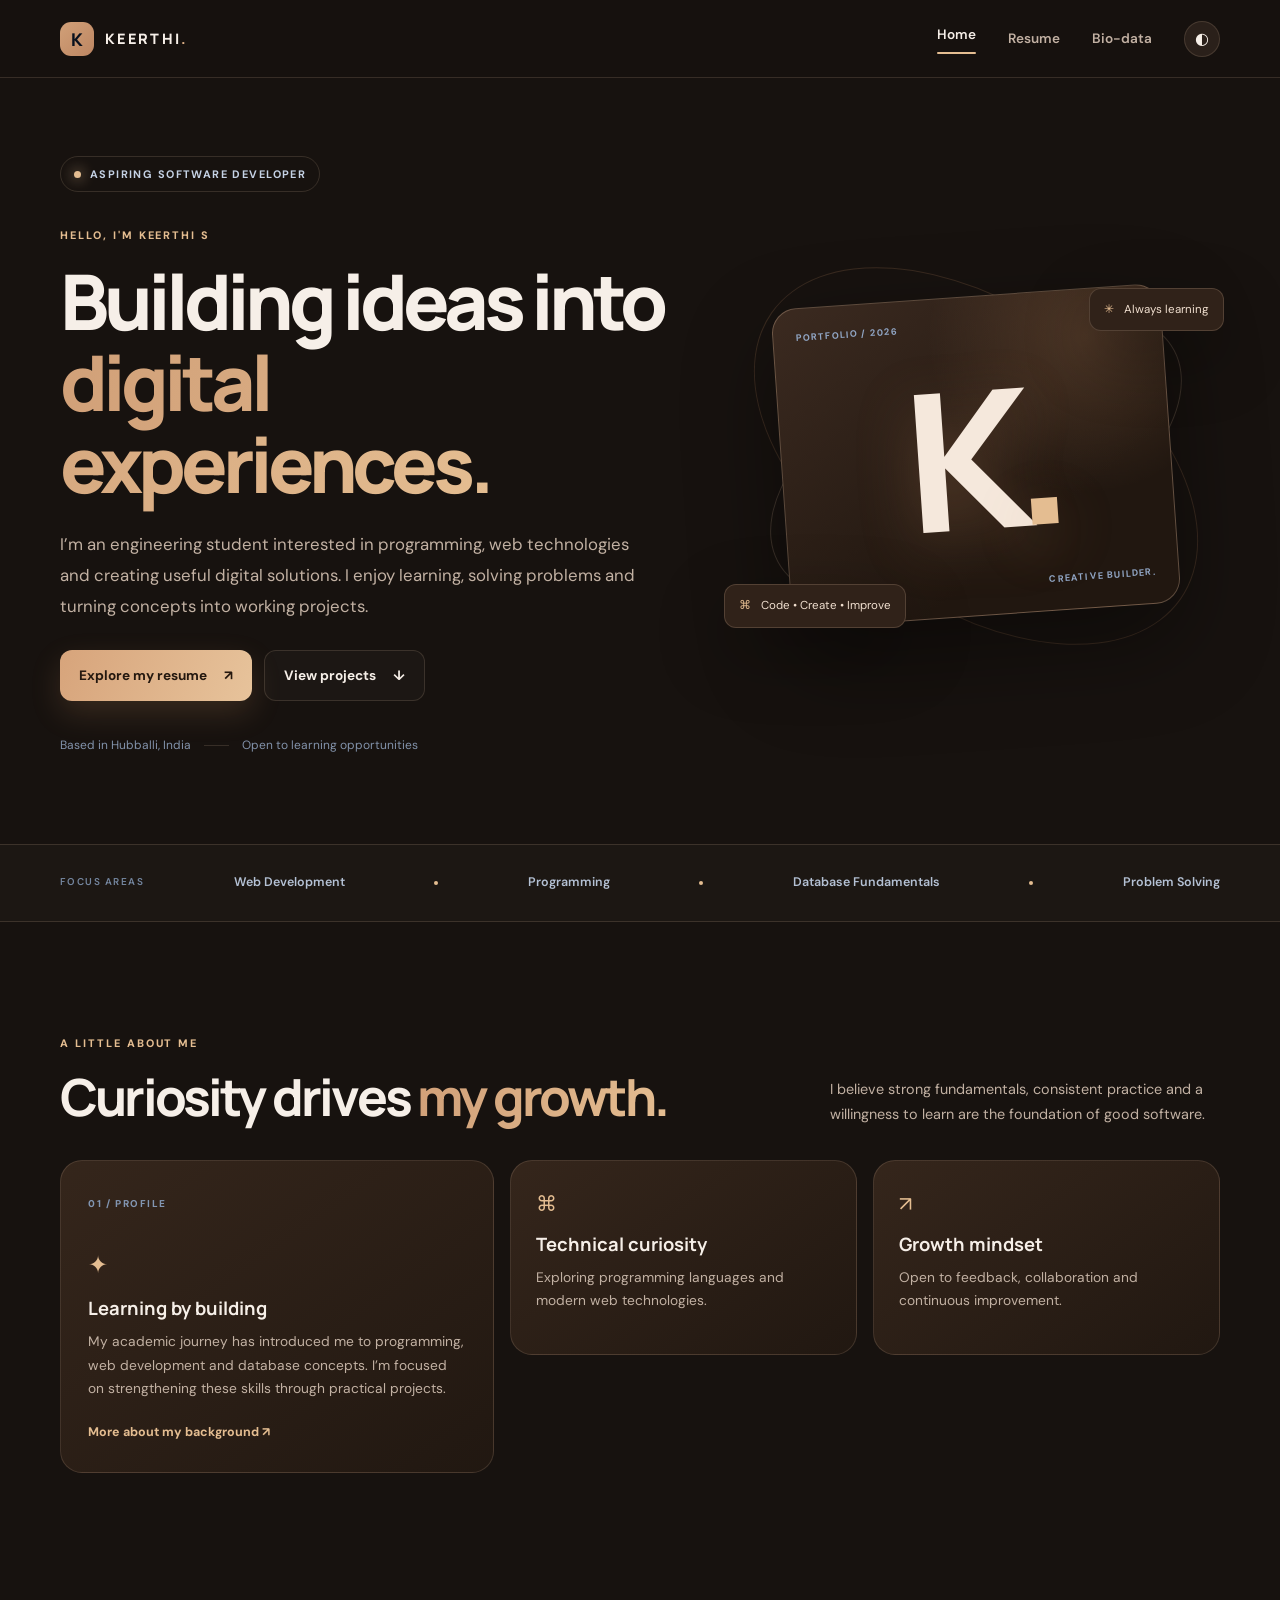
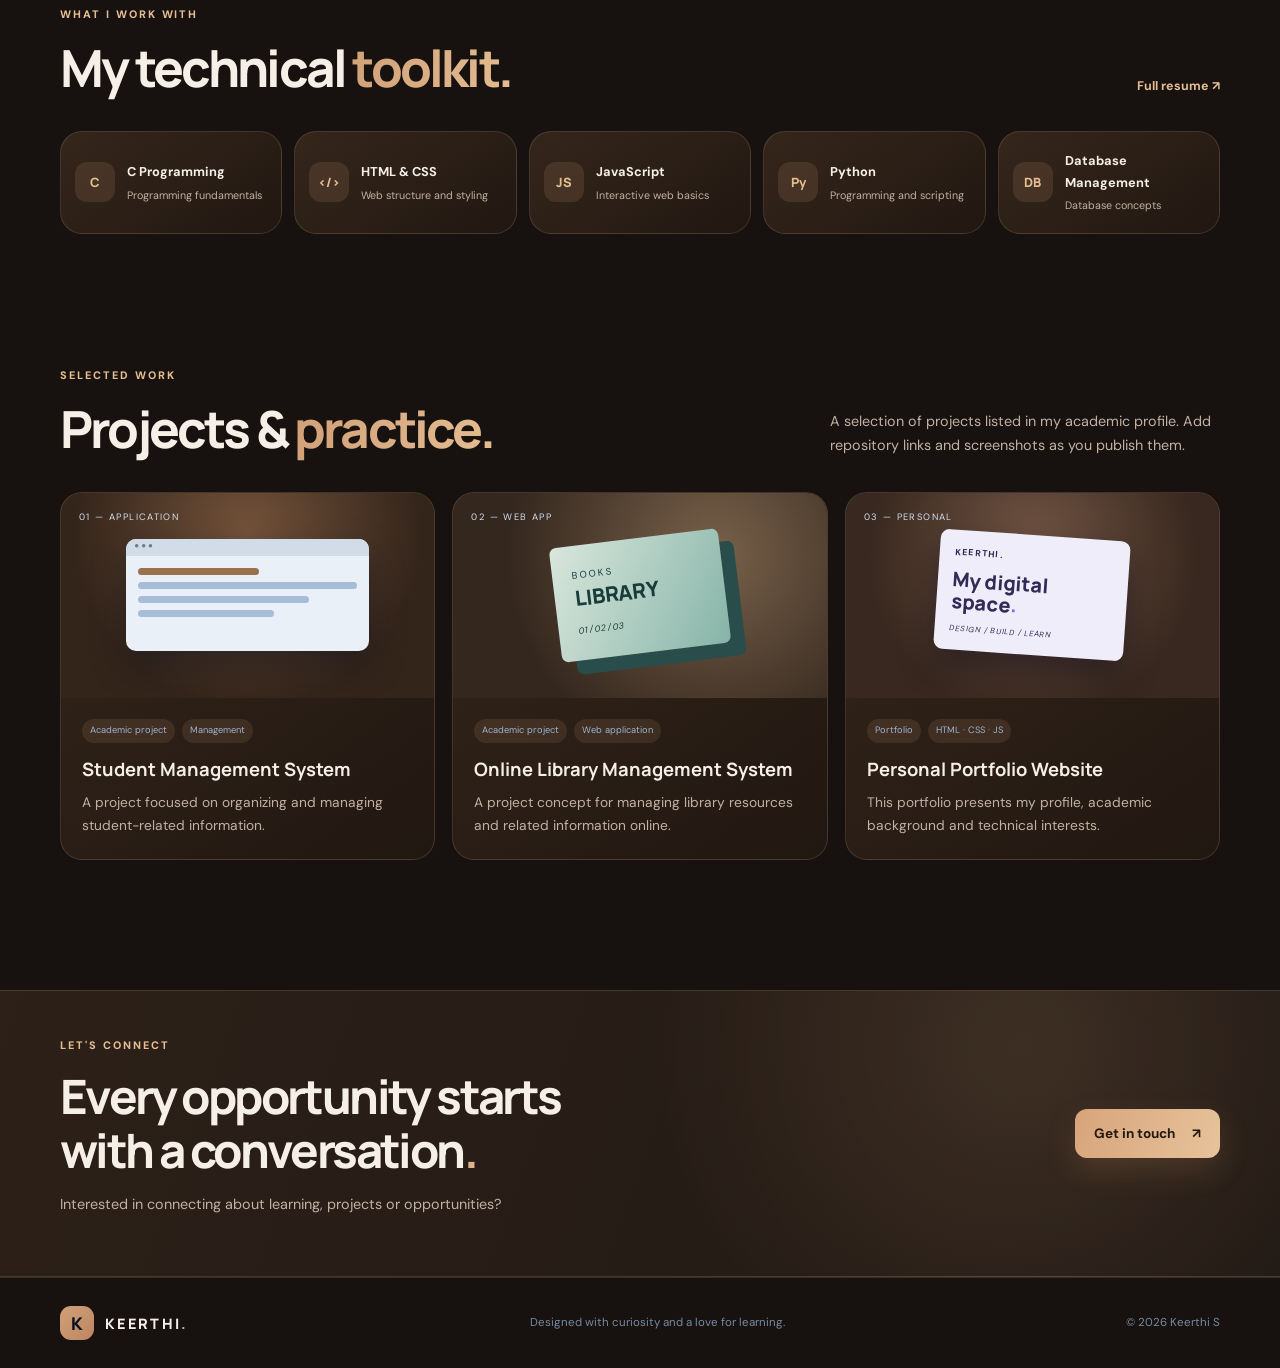
<file: index.html>
<!DOCTYPE html>
<html lang="en">
<head>
  <meta charset="UTF-8"><meta name="viewport" content="width=device-width, initial-scale=1.0">
  <meta name="description" content="Keerthi S — aspiring software developer. Explore my skills, education and projects.">
  <title>Keerthi S | Developer Portfolio</title>
  <link rel="preconnect" href="https://fonts.googleapis.com"><link rel="preconnect" href="https://fonts.gstatic.com" crossorigin>
  <link href="https://fonts.googleapis.com/css2?family=DM+Sans:wght@400;500;600;700&family=Manrope:wght@400;500;600;700;800&display=swap" rel="stylesheet">
  <link rel="stylesheet" href="style.css">
</head>
<body>
  <header class="site-header">
    <a class="brand" href="index.html"><span class="brand-mark">K</span><span>KEERTHI<span class="brand-dot">.</span></span></a>
    <button class="menu-toggle" aria-label="Open navigation" aria-expanded="false"><span></span><span></span></button>
    <nav class="nav-links" aria-label="Main navigation">
      <a class="active" href="index.html">Home</a><a href="resume.html">Resume</a><a href="biodata.html">Bio-data</a>
      <button class="theme-toggle" type="button" aria-label="Toggle color theme">◐</button>
    </nav>
  </header>
  <main>
    <section class="hero section-shell">
      <div class="hero-copy">
        <div class="eyebrow"><span class="status-dot"></span> ASPIRING SOFTWARE DEVELOPER</div>
        <p class="kicker">HELLO, I'M KEERTHI S</p>
        <h1>Building ideas into <span class="gradient-text">digital experiences.</span></h1>
        <p class="hero-lede">I’m an engineering student interested in programming, web technologies and creating useful digital solutions. I enjoy learning, solving problems and turning concepts into working projects.</p>
        <div class="hero-actions"><a class="button button-primary" href="resume.html">Explore my resume <span>↗</span></a><a class="button button-quiet" href="#projects">View projects <span>↓</span></a></div>
        <div class="hero-meta"><span>Based in Hubballi, India</span><span class="meta-line"></span><span>Open to learning opportunities</span></div>
      </div>
      <div class="hero-visual" aria-label="Portfolio monogram illustration">
        <div class="orbit orbit-one"></div><div class="orbit orbit-two"></div>
        <div class="visual-card">
          <div class="visual-top"><span>PORTFOLIO / 2026</span><span class="visual-dots">● ● ●</span></div>
          <div class="monogram">K<span>.</span></div>
          <div class="visual-bottom"><span>CURIOUS MIND.</span><span>CREATIVE BUILDER.</span></div>
        </div>
        <div class="float-chip chip-top"><span class="chip-icon">✳</span> Always learning</div>
        <div class="float-chip chip-bottom"><span class="chip-icon">⌘</span> Code • Create • Improve</div>
      </div>
    </section>
    <section class="intro-strip"><div class="section-shell strip-inner"><span class="strip-label">FOCUS AREAS</span><span>Web Development</span><i></i><span>Programming</span><i></i><span>Database Fundamentals</span><i></i><span>Problem Solving</span></div></section>
    <section class="content-section section-shell" id="about">
      <div class="section-heading"><div><p class="kicker">A LITTLE ABOUT ME</p><h2>Curiosity drives <span class="gradient-text">my growth.</span></h2></div><p class="section-note">I believe strong fundamentals, consistent practice and a willingness to learn are the foundation of good software.</p></div>
      <div class="about-grid">
        <article class="feature-card about-main"><span class="card-index">01 / PROFILE</span><div class="feature-icon">✦</div><h3>Learning by building</h3><p>My academic journey has introduced me to programming, web development and database concepts. I’m focused on strengthening these skills through practical projects.</p><a class="text-link" href="resume.html">More about my background ↗</a></article>
        <article class="mini-card"><span class="mini-icon">⌘</span><h3>Technical curiosity</h3><p>Exploring programming languages and modern web technologies.</p></article>
        <article class="mini-card"><span class="mini-icon">↗</span><h3>Growth mindset</h3><p>Open to feedback, collaboration and continuous improvement.</p></article>
      </div>
    </section>
    <section class="content-section section-shell" id="skills">
      <div class="section-heading"><div><p class="kicker">WHAT I WORK WITH</p><h2>My technical <span class="gradient-text">toolkit.</span></h2></div><a class="text-link" href="resume.html">Full resume ↗</a></div>
      <div class="skills-grid">
        <div class="skill-tile"><span class="skill-symbol">C</span><div><h3>C Programming</h3><p>Programming fundamentals</p></div></div>
        <div class="skill-tile"><span class="skill-symbol">&lt;/&gt;</span><div><h3>HTML & CSS</h3><p>Web structure and styling</p></div></div>
        <div class="skill-tile"><span class="skill-symbol">JS</span><div><h3>JavaScript</h3><p>Interactive web basics</p></div></div>
        <div class="skill-tile"><span class="skill-symbol">Py</span><div><h3>Python</h3><p>Programming and scripting</p></div></div>
        <div class="skill-tile"><span class="skill-symbol">DB</span><div><h3>Database Management</h3><p>Database concepts</p></div></div>
      </div>
    </section>
    <section class="content-section section-shell" id="projects">
      <div class="section-heading"><div><p class="kicker">SELECTED WORK</p><h2>Projects & <span class="gradient-text">practice.</span></h2></div><p class="section-note">A selection of projects listed in my academic profile. Add repository links and screenshots as you publish them.</p></div>
      <div class="projects-grid">
        <article class="project-card"><div class="project-art art-one"><span class="art-label">01 — APPLICATION</span><div class="art-window"><div class="window-bar">● ● ●</div><div class="window-lines"><b></b><i></i><i></i><i></i></div></div></div><div class="project-info"><div class="project-tags"><span>Academic project</span><span>Management</span></div><h3>Student Management System</h3><p>A project focused on organizing and managing student-related information.</p></div></article>
        <article class="project-card"><div class="project-art art-two"><span class="art-label">02 — WEB APP</span><div class="book-stack"><span>BOOKS</span><b>LIBRARY</b><i>01 / 02 / 03</i></div></div><div class="project-info"><div class="project-tags"><span>Academic project</span><span>Web application</span></div><h3>Online Library Management System</h3><p>A project concept for managing library resources and related information online.</p></div></article>
        <article class="project-card"><div class="project-art art-three"><span class="art-label">03 — PERSONAL</span><div class="browser-card"><span>KEERTHI.</span><b>My digital<br>space<span>.</span></b><i>DESIGN / BUILD / LEARN</i></div></div><div class="project-info"><div class="project-tags"><span>Portfolio</span><span>HTML · CSS · JS</span></div><h3>Personal Portfolio Website</h3><p>This portfolio presents my profile, academic background and technical interests.</p></div></article>
      </div>
    </section>
    <section class="cta-section"><div class="section-shell cta-inner"><div><p class="kicker">LET'S CONNECT</p><h2>Every opportunity starts<br>with a conversation<span class="gradient-text">.</span></h2><p>Interested in connecting about learning, projects or opportunities?</p></div><a class="button button-primary" href="mailto:keerthis@gmail.com">Get in touch <span>↗</span></a></div></section>
  </main>
  <footer class="site-footer"><div class="section-shell footer-inner"><a class="brand" href="index.html"><span class="brand-mark">K</span><span>KEERTHI<span class="brand-dot">.</span></span></a><p>Designed with curiosity and a love for learning.</p><span>© 2026 Keerthi S</span></div></footer>
  <script src="script.js"></script>
</body></html>
</file>
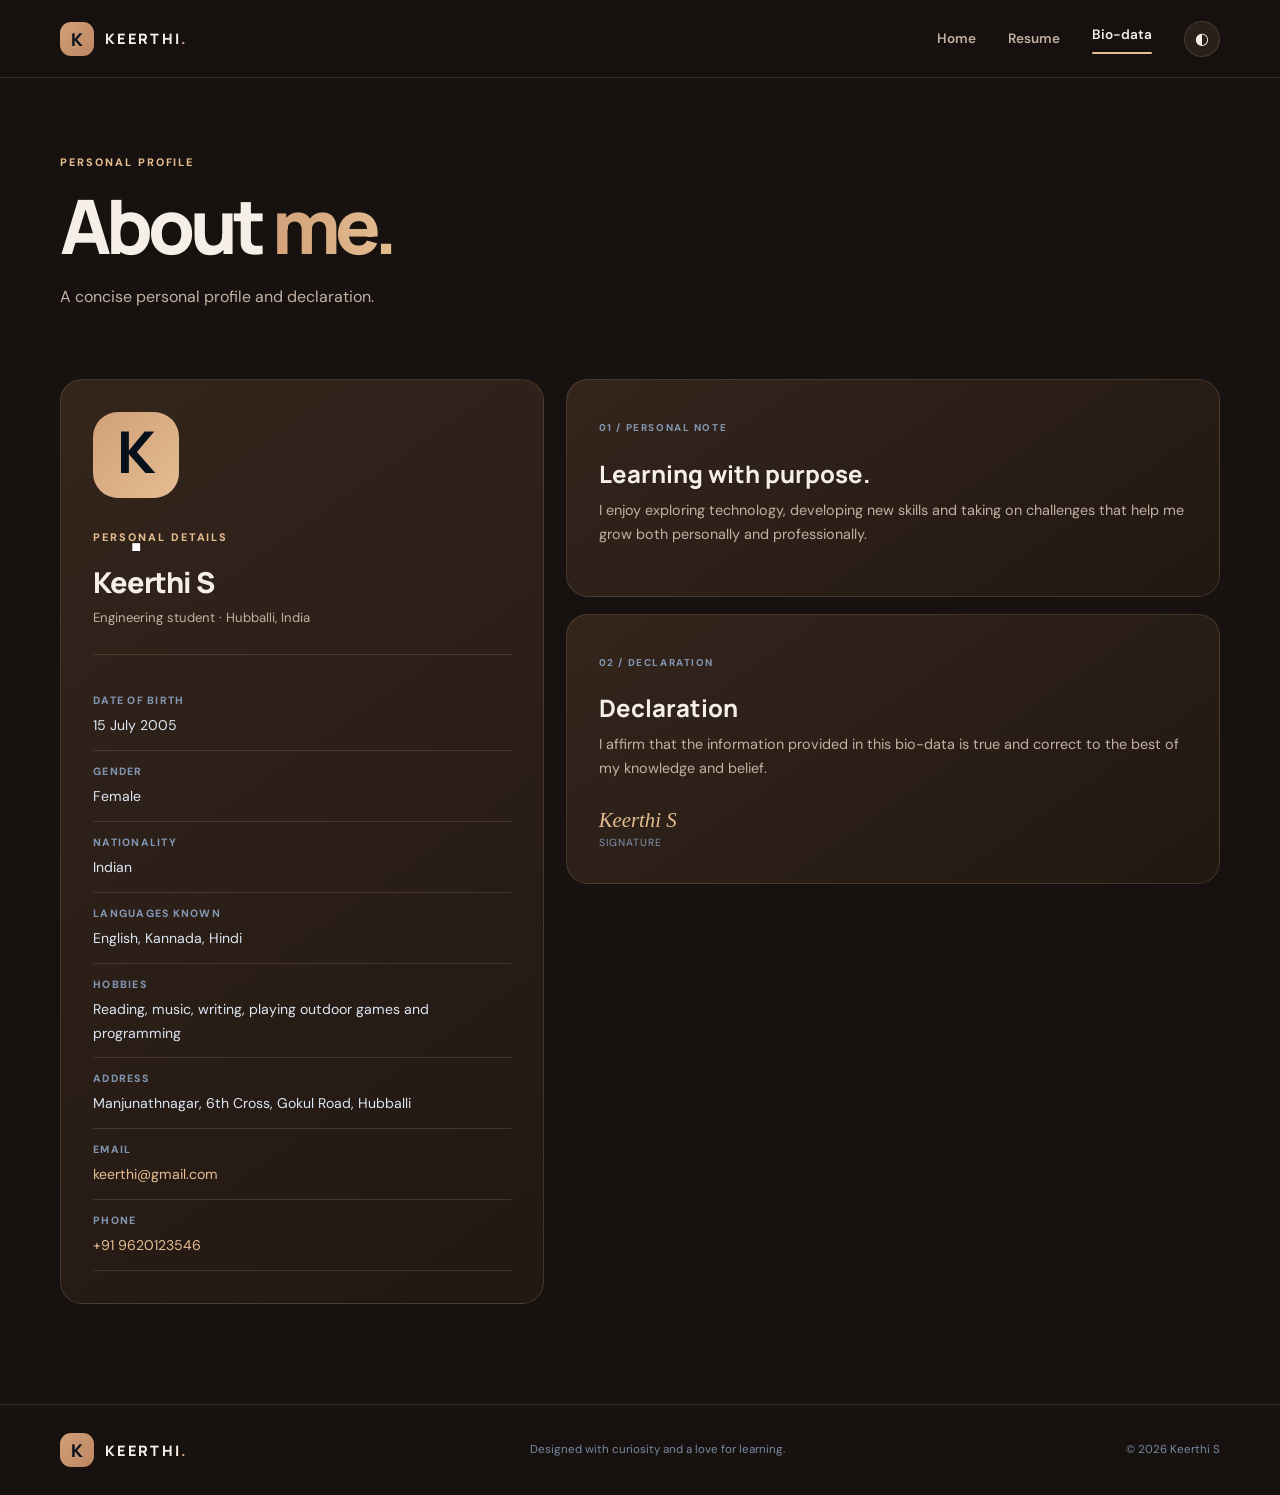
<file: biodata.html>
<!DOCTYPE html>
<html lang="en"><head><meta charset="UTF-8"><meta name="viewport" content="width=device-width, initial-scale=1.0"><title>Bio-data | Keerthi S</title><link rel="preconnect" href="https://fonts.googleapis.com"><link rel="preconnect" href="https://fonts.gstatic.com" crossorigin><link href="https://fonts.googleapis.com/css2?family=DM+Sans:wght@400;500;600;700&family=Manrope:wght@400;500;600;700;800&display=swap" rel="stylesheet"><link rel="stylesheet" href="style.css"></head>
<body><header class="site-header"><a class="brand" href="index.html"><span class="brand-mark">K</span><span>KEERTHI<span class="brand-dot">.</span></span></a><button class="menu-toggle" aria-label="Open navigation" aria-expanded="false"><span></span><span></span></button><nav class="nav-links" aria-label="Main navigation"><a href="index.html">Home</a><a href="resume.html">Resume</a><a class="active" href="biodata.html">Bio-data</a><button class="theme-toggle" type="button" aria-label="Toggle color theme">◐</button></nav></header>
<main><section class="page-hero section-shell"><p class="kicker">PERSONAL PROFILE</p><h1>About <span class="gradient-text">me.</span></h1><p>A concise personal profile and declaration.</p></section>
<section class="bio-layout section-shell"><div class="bio-card"><div class="bio-avatar">K<span>.</span></div><p class="kicker">PERSONAL DETAILS</p><h2>Keerthi S</h2><p class="bio-subtitle">Engineering student · Hubballi, India</p><div class="bio-divider"></div><dl class="bio-details"><div><dt>Date of birth</dt><dd>15 July 2005</dd></div>
<div><dt>Gender</dt><dd>Female</dd></div>
<div><dt>Nationality</dt><dd>Indian</dd></div>
<div><dt>Languages known</dt><dd>English, Kannada, Hindi</dd></div>
<div><dt>Hobbies</dt><dd>Reading, music, writing, playing outdoor games and programming</dd></div>
<div><dt>Address</dt><dd>Manjunathnagar, 6th Cross, Gokul Road, Hubballi</dd></div>
<div><dt>Email</dt><dd><a href="mailto:keerthi@gmail.com">keerthi@gmail.com</a></dd></div>
<div><dt>Phone</dt><dd><a href="tel:+919620123546">+91 9620123546</a></dd></div></dl></div>
<div class="bio-side"><article class="feature-card"><span class="card-index">01 / PERSONAL NOTE</span><h3>Learning with purpose.</h3><p>I enjoy exploring technology, developing new skills and taking on challenges that help me grow both personally and professionally.</p></article><article class="feature-card declaration-card"><span class="card-index">02 / DECLARATION</span><h3>Declaration</h3><p>I affirm that the information provided in this bio-data is true and correct to the best of my knowledge and belief.</p><div class="signature"><span>Keerthi S</span><small>Signature</small></div></article></div></section></main>
<footer class="site-footer"><div class="section-shell footer-inner"><a class="brand" href="index.html"><span class="brand-mark">K</span><span>KEERTHI<span class="brand-dot">.</span></span></a><p>Designed with curiosity and a love for learning.</p><span>© 2026 Keerthi S</span></div></footer><script src="script.js"></script></body></html>
</file>
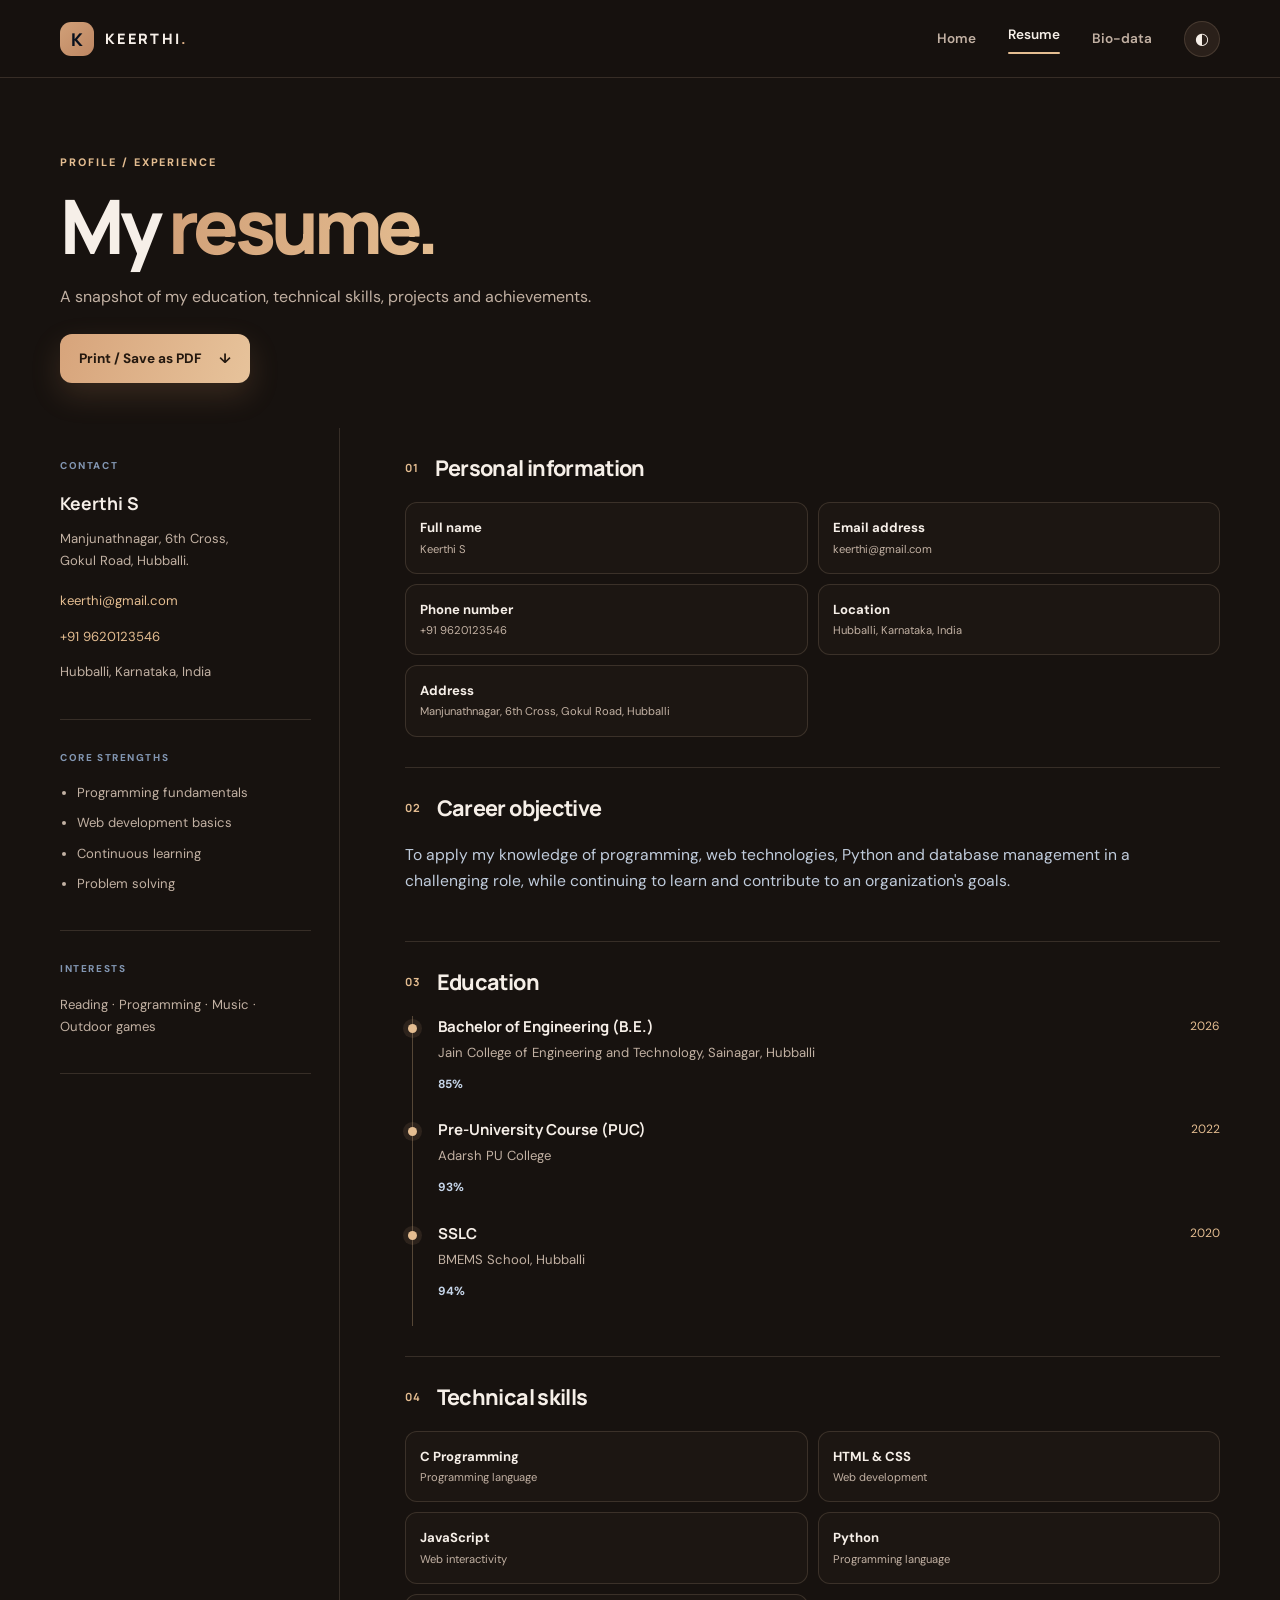
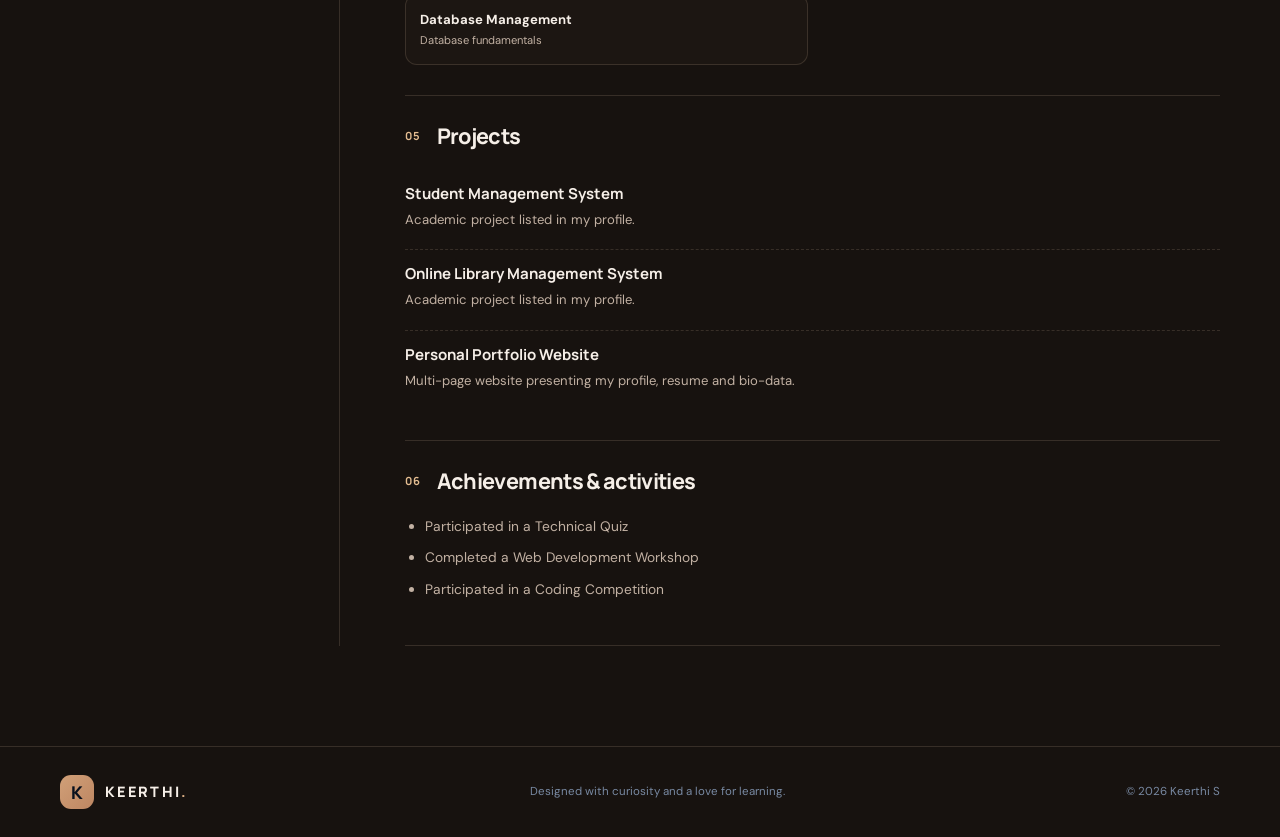
<file: resume.html>
<!DOCTYPE html>
<html lang="en"><head><meta charset="UTF-8"><meta name="viewport" content="width=device-width, initial-scale=1.0"><title>Resume | Keerthi S</title><link rel="preconnect" href="https://fonts.googleapis.com"><link rel="preconnect" href="https://fonts.gstatic.com" crossorigin><link href="https://fonts.googleapis.com/css2?family=DM+Sans:wght@400;500;600;700&family=Manrope:wght@400;500;600;700;800&display=swap" rel="stylesheet"><link rel="stylesheet" href="style.css"></head>
<body><header class="site-header"><a class="brand" href="index.html"><span class="brand-mark">K</span><span>KEERTHI<span class="brand-dot">.</span></span></a><button class="menu-toggle" aria-label="Open navigation" aria-expanded="false"><span></span><span></span></button><nav class="nav-links" aria-label="Main navigation"><a href="index.html">Home</a><a class="active" href="resume.html">Resume</a><a href="biodata.html">Bio-data</a><button class="theme-toggle" type="button" aria-label="Toggle color theme">◐</button></nav></header>
<main><section class="page-hero section-shell"><p class="kicker">PROFILE / EXPERIENCE</p><h1>My <span class="gradient-text">resume.</span></h1><p>A snapshot of my education, technical skills, projects and achievements.</p><div class="page-actions"><button class="button button-primary" onclick="window.print()">Print / Save as PDF <span>↓</span></button></div></section>
<div class="resume-layout section-shell"><aside class="resume-sidebar"><div class="sidebar-block"><span class="side-label">CONTACT</span><h3>Keerthi S</h3><p>Manjunathnagar, 6th Cross,<br>Gokul Road, Hubballi.</p><a href="mailto:keerthi@gmail.com">keerthi@gmail.com</a><p><a href="tel:+919620123546">+91 9620123546</a></p><p>Hubballi, Karnataka, India</p></div><div class="sidebar-block"><span class="side-label">CORE STRENGTHS</span><ul class="clean-list"><li>Programming fundamentals</li><li>Web development basics</li><li>Continuous learning</li><li>Problem solving</li></ul></div><div class="sidebar-block"><span class="side-label">INTERESTS</span><p>Reading · Programming · Music · Outdoor games</p></div></aside>
<div class="resume-main"><section class="resume-block"><div class="block-heading"><span>01</span><h2>Personal information</h2></div><div class="resume-skills"><div><b>Full name</b><span>Keerthi S</span></div><div><b>Email address</b><span>keerthi@gmail.com</span></div><div><b>Phone number</b><span>+91 9620123546</span></div><div><b>Location</b><span>Hubballi, Karnataka, India</span></div><div><b>Address</b><span>Manjunathnagar, 6th Cross, Gokul Road, Hubballi</span></div></div></section><section class="resume-block"><div class="block-heading"><span>02</span><h2>Career objective</h2></div><p class="lead-copy">To apply my knowledge of programming, web technologies, Python and database management in a challenging role, while continuing to learn and contribute to an organization's goals.</p></section>
<section class="resume-block"><div class="block-heading"><span>03</span><h2>Education</h2></div><div class="timeline">
<article class="timeline-item"><span class="timeline-dot"></span><div class="timeline-top"><h3>Bachelor of Engineering (B.E.)</h3><span>2026</span></div><p>Jain College of Engineering and Technology, Sainagar, Hubballi</p><strong>85%</strong></article>
<article class="timeline-item"><span class="timeline-dot"></span><div class="timeline-top"><h3>Pre-University Course (PUC)</h3><span>2022</span></div><p>Adarsh PU College</p><strong>93%</strong></article>
<article class="timeline-item"><span class="timeline-dot"></span><div class="timeline-top"><h3>SSLC</h3><span>2020</span></div><p>BMEMS School, Hubballi</p><strong>94%</strong></article></div></section>
<section class="resume-block"><div class="block-heading"><span>04</span><h2>Technical skills</h2></div><div class="resume-skills"><div><b>C Programming</b><span>Programming language</span></div><div><b>HTML & CSS</b><span>Web development</span></div><div><b>JavaScript</b><span>Web interactivity</span></div><div><b>Python</b><span>Programming language</span></div><div><b>Database Management</b><span>Database fundamentals</span></div></div></section>
<section class="resume-block"><div class="block-heading"><span>05</span><h2>Projects</h2></div><div class="resume-project"><h3>Student Management System</h3><p>Academic project listed in my profile.</p></div><div class="resume-project"><h3>Online Library Management System</h3><p>Academic project listed in my profile.</p></div><div class="resume-project"><h3>Personal Portfolio Website</h3><p>Multi-page website presenting my profile, resume and bio-data.</p></div></section>
<section class="resume-block"><div class="block-heading"><span>06</span><h2>Achievements & activities</h2></div><ul class="achievement-list"><li>Participated in a Technical Quiz</li><li>Completed a Web Development Workshop</li><li>Participated in a Coding Competition</li></ul></section></div></div></main>
<footer class="site-footer"><div class="section-shell footer-inner"><a class="brand" href="index.html"><span class="brand-mark">K</span><span>KEERTHI<span class="brand-dot">.</span></span></a><p>Designed with curiosity and a love for learning.</p><span>© 2026 Keerthi S</span></div></footer><script src="script.js"></script></body></html>
</file>
<file: style.css>
/* KEERTHI S — career portfolio design system */
:root{--bg:#080d18;--bg-soft:#0d1525;--panel:#111c30;--panel-2:#14223a;--text:#f3f6fc;--muted:#9aa9bf;--line:rgba(167,190,225,.14);--blue:#6ea8ff;--cyan:#73e0d0;--accent:#9d8cff;--shadow:0 24px 70px rgba(0,0,0,.24);--radius:22px}
*{box-sizing:border-box}html{scroll-behavior:smooth;scroll-padding-top:90px}body{margin:0;background:var(--bg);color:var(--text);font-family:"DM Sans",sans-serif;line-height:1.7;transition:background .25s,color .25s}a{color:inherit;text-decoration:none}button{font:inherit}.section-shell{width:min(1160px,calc(100% - 48px));margin-inline:auto}.site-header{height:78px;padding:0 max(24px,calc((100vw - 1160px)/2));display:flex;align-items:center;justify-content:space-between;border-bottom:1px solid var(--line);background:rgba(8,13,24,.84);backdrop-filter:blur(18px);position:sticky;top:0;z-index:20}.brand{display:flex;align-items:center;gap:11px;font:800 .9rem Manrope,sans-serif;letter-spacing:.16em}.brand-mark{width:34px;height:34px;border-radius:11px;background:linear-gradient(135deg,var(--blue),var(--accent));display:grid;place-items:center;color:#08101d;font-size:1.1rem;letter-spacing:0}.brand-dot,.gradient-text{background:linear-gradient(100deg,var(--blue),var(--cyan));-webkit-background-clip:text;background-clip:text;color:transparent}.nav-links{display:flex;align-items:center;gap:32px}.nav-links>a{font-size:.85rem;color:var(--muted);font-weight:600;transition:color .2s}.nav-links>a:hover,.nav-links>a.active{color:var(--text)}.nav-links>a.active:after{content:"";display:block;height:2px;background:var(--cyan);margin-top:5px;border-radius:2px}.theme-toggle{width:36px;height:36px;border:1px solid var(--line);border-radius:50%;background:var(--panel);color:var(--text);cursor:pointer}.menu-toggle{display:none;background:none;border:0;color:var(--text)}
.hero{min-height:650px;display:grid;grid-template-columns:1.12fr .88fr;align-items:center;gap:50px;padding-top:78px;padding-bottom:88px}.eyebrow{display:inline-flex;align-items:center;gap:9px;border:1px solid var(--line);border-radius:99px;padding:8px 13px;color:#c5d2e5;font-size:.68rem;letter-spacing:.13em;font-weight:700}.status-dot{width:7px;height:7px;border-radius:50%;background:var(--cyan);box-shadow:0 0 14px var(--cyan)}.kicker{color:var(--cyan);font-size:.68rem;letter-spacing:.18em;font-weight:800;margin:0 0 15px}.hero .kicker{margin-top:34px}.hero h1,.page-hero h1{font:800 clamp(2.8rem,6vw,5.4rem)/1.06 Manrope,sans-serif;letter-spacing:-.065em;margin:0;max-width:700px}.hero-lede{font-size:1.05rem;line-height:1.85;color:var(--muted);max-width:590px;margin:25px 0 28px}.hero-actions,.page-actions{display:flex;gap:12px;flex-wrap:wrap}.button{display:inline-flex;align-items:center;justify-content:center;gap:17px;padding:13px 19px;border-radius:12px;font-size:.85rem;font-weight:700;border:1px solid var(--line);cursor:pointer;transition:transform .2s,box-shadow .2s,background .2s}.button:hover{transform:translateY(-3px)}.button-primary{background:linear-gradient(110deg,#78b2ff,#75e0d0);color:#07111d;border:0;box-shadow:0 12px 30px rgba(110,168,255,.2)}.button-primary:hover{box-shadow:0 16px 38px rgba(110,168,255,.32)}.button-quiet{color:var(--text);background:rgba(255,255,255,.025)}.hero-meta{display:flex;align-items:center;gap:13px;margin-top:34px;color:#8292aa;font-size:.75rem}.meta-line{width:25px;height:1px;background:var(--line)}.hero-visual{height:420px;position:relative;display:grid;place-items:center}.visual-card{width:min(100%,390px);height:320px;border:1px solid rgba(133,177,255,.3);border-radius:25px;background:radial-gradient(circle at 80% 15%,rgba(112,151,255,.22),transparent 38%),linear-gradient(145deg,#182945,#0d1729 70%);box-shadow:0 35px 90px rgba(0,0,0,.4);padding:22px;position:relative;z-index:2;display:flex;flex-direction:column;justify-content:space-between;transform:rotate(-4deg)}.visual-top,.visual-bottom{display:flex;justify-content:space-between;color:#91a6c5;font-size:.58rem;letter-spacing:.13em;font-weight:700}.visual-dots{color:var(--cyan);letter-spacing:.3em}.monogram{font:800 12rem/.8 Manrope,sans-serif;letter-spacing:-.12em;color:#e8f1ff;text-align:center;text-shadow:0 15px 60px rgba(110,168,255,.3)}.monogram span{color:var(--cyan)}.orbit{position:absolute;border:1px solid rgba(116,211,220,.2);border-radius:50%;transform:rotate(-28deg)}.orbit-one{width:450px;height:230px}.orbit-two{width:500px;height:300px;transform:rotate(35deg);border-color:rgba(157,140,255,.17)}.float-chip{position:absolute;z-index:3;background:#192840;border:1px solid rgba(173,200,239,.2);border-radius:12px;padding:11px 14px;font-size:.72rem;color:#dbe8fa;box-shadow:var(--shadow)}.chip-top{top:42px;right:-4px}.chip-bottom{bottom:38px;left:-8px}.chip-icon{color:var(--cyan);margin-right:7px}.intro-strip{border-block:1px solid var(--line);background:rgba(255,255,255,.018)}.strip-inner{min-height:76px;display:flex;align-items:center;justify-content:space-between;gap:18px;color:#b4c1d4;font-size:.78rem;font-weight:600;flex-wrap:wrap}.strip-label{font-size:.62rem;color:#74869f;letter-spacing:.15em}.strip-inner i{width:4px;height:4px;background:var(--cyan);border-radius:50%}.content-section{padding-top:112px;padding-bottom:20px}.section-heading{display:flex;align-items:end;justify-content:space-between;gap:35px;margin-bottom:34px}.section-heading h2,.cta-inner h2{font:750 clamp(2rem,4vw,3.3rem)/1.15 Manrope,sans-serif;letter-spacing:-.055em;margin:0}.section-note{max-width:390px;color:var(--muted);font-size:.9rem;margin:0}.about-grid{display:grid;grid-template-columns:1.25fr 1fr 1fr;gap:16px}.feature-card,.mini-card,.skill-tile,.project-card{background:linear-gradient(145deg,rgba(21,34,57,.94),rgba(13,22,38,.94));border:1px solid var(--line);border-radius:var(--radius);transition:transform .25s,border-color .25s,box-shadow .25s}.feature-card:hover,.mini-card:hover,.skill-tile:hover,.project-card:hover{transform:translateY(-5px);border-color:rgba(115,224,208,.4);box-shadow:var(--shadow)}.about-main{padding:27px;grid-row:span 2;min-height:270px}.card-index,.side-label{font-size:.62rem;letter-spacing:.16em;color:#8296b2;font-weight:800}.feature-icon{font-size:1.5rem;color:var(--cyan);margin-top:30px}.feature-card h3,.mini-card h3,.project-info h3{font:700 1.15rem Manrope,sans-serif;margin:9px 0}.feature-card p,.mini-card p,.project-info p{font-size:.86rem;color:var(--muted);margin:0 0 17px}.text-link{font-size:.78rem;color:var(--cyan);font-weight:700}.mini-card{padding:25px;min-height:135px}.mini-icon{color:var(--cyan);font-size:1.3rem}.skills-grid{display:grid;grid-template-columns:repeat(5,1fr);gap:12px}.skill-tile{padding:18px 14px;display:flex;align-items:center;gap:12px}.skill-symbol{width:40px;height:40px;flex:0 0 40px;border-radius:12px;display:grid;place-items:center;background:rgba(110,168,255,.12);color:var(--cyan);font:800 .8rem Manrope}.skill-tile h3{font-size:.8rem;margin:0 0 3px}.skill-tile p{font-size:.67rem;color:var(--muted);margin:0}.projects-grid{display:grid;grid-template-columns:repeat(3,1fr);gap:17px}.project-card{overflow:hidden}.project-art{height:205px;position:relative;display:grid;place-items:center;overflow:hidden}.art-one{background:radial-gradient(circle at 50% 20%,#34537a,#15243b 70%)}.art-two{background:radial-gradient(circle at 70% 30%,#47645f,#142d35 70%)}.art-three{background:radial-gradient(circle at 50% 30%,#5b4c80,#241e3e 70%)}.art-label{position:absolute;top:17px;left:18px;font-size:.58rem;letter-spacing:.15em;color:#d5e2f3}.art-window{width:65%;height:112px;border-radius:10px;background:#e9f0f8;box-shadow:0 15px 35px #07101c66;overflow:hidden}.window-bar{height:17px;background:#d2dce8;color:#6b7b90;font-size:.5rem;padding-left:8px}.window-lines{padding:12px;display:grid;gap:7px}.window-lines b,.window-lines i{display:block;height:7px;border-radius:5px;background:#a6bdd8}.window-lines b{width:55%;background:#5b89c0}.window-lines i:nth-child(3){width:78%}.window-lines i:nth-child(4){width:62%}.book-stack{width:170px;height:115px;background:linear-gradient(120deg,#d9e6dc,#86b4a8);border-radius:7px;transform:rotate(-7deg);box-shadow:14px 14px 0 #294d4a;display:flex;flex-direction:column;justify-content:center;padding:20px;color:#183c3a}.book-stack span{font-size:.6rem;letter-spacing:.2em}.book-stack b{font:800 1.3rem Manrope}.book-stack i{font-size:.55rem;margin-top:12px}.browser-card{width:190px;height:120px;background:#f0edfa;border-radius:9px;padding:15px;color:#332b55;display:flex;flex-direction:column;justify-content:space-between;transform:rotate(4deg);box-shadow:0 15px 35px #08081777}.browser-card span{font-size:.55rem;letter-spacing:.15em;font-weight:800}.browser-card b{font:800 1.25rem/1.1 Manrope}.browser-card b span{color:#7b6de2;font-size:inherit}.browser-card i{font-size:.48rem;letter-spacing:.1em}.project-info{padding:21px}.project-tags{display:flex;gap:7px;flex-wrap:wrap}.project-tags span{font-size:.58rem;color:#9fb4d1;background:rgba(110,168,255,.09);padding:4px 8px;border-radius:99px}.project-info h3{margin-top:13px}.project-info p{margin-bottom:0}.cta-section{margin-top:110px;background:radial-gradient(circle at 80% 20%,rgba(110,168,255,.15),transparent 35%),linear-gradient(110deg,#101c31,#11182a);border-block:1px solid var(--line)}.cta-inner{min-height:280px;display:flex;align-items:center;justify-content:space-between;gap:30px;padding-block:45px}.cta-inner h2{font-size:clamp(1.8rem,3.7vw,3rem)}.cta-inner p:not(.kicker){color:var(--muted);font-size:.9rem}.site-footer{border-top:1px solid var(--line);margin-top:0}.footer-inner{min-height:90px;display:flex;align-items:center;justify-content:space-between;gap:20px}.footer-inner p,.footer-inner>span{font-size:.72rem;color:#7889a2;margin:0}
.page-hero{padding-top:75px;padding-bottom:45px}.page-hero h1{font-size:clamp(3rem,6vw,4.7rem)}.page-hero>p:not(.kicker){color:var(--muted);max-width:570px;margin:17px 0 24px}.resume-layout{display:grid;grid-template-columns:280px 1fr;gap:65px;padding-bottom:100px}.resume-sidebar{border-right:1px solid var(--line);padding-right:28px}.sidebar-block{padding:22px 0;border-bottom:1px solid var(--line)}.sidebar-block h3{font:700 1.1rem Manrope;margin:13px 0 3px}.sidebar-block p,.sidebar-block a{font-size:.82rem;color:var(--muted);overflow-wrap:anywhere}.sidebar-block a{color:var(--cyan)}.clean-list{padding-left:17px;color:var(--muted);font-size:.82rem}.clean-list li{margin:8px 0}.privacy-note{font-size:.72rem!important;color:#8293aa!important;line-height:1.6}.resume-block{padding:25px 0 30px;border-bottom:1px solid var(--line)}.block-heading{display:flex;align-items:center;gap:15px;margin-bottom:20px}.block-heading>span{font:700 .7rem Manrope;color:var(--cyan);letter-spacing:.12em}.block-heading h2{font:750 1.35rem Manrope;margin:0;letter-spacing:-.03em}.lead-copy{font-size:.98rem;color:#c0ccdc;max-width:760px}.timeline{border-left:1px solid rgba(115,224,208,.3);margin-left:7px;padding-left:25px}.timeline-item{position:relative;padding:0 0 23px}.timeline-dot{position:absolute;left:-30px;top:8px;width:9px;height:9px;border-radius:50%;background:var(--cyan);box-shadow:0 0 0 5px rgba(115,224,208,.1)}.timeline-top{display:flex;justify-content:space-between;gap:15px}.timeline-top h3,.resume-project h3{font:700 .94rem Manrope;margin:0}.timeline-top span{font-size:.75rem;color:var(--cyan)}.timeline-item p,.resume-project p{font-size:.82rem;color:var(--muted);margin:5px 0}.timeline-item strong{font-size:.74rem;color:#c6d5e9}.resume-skills{display:grid;grid-template-columns:repeat(2,1fr);gap:10px}.resume-skills div{padding:14px;border:1px solid var(--line);border-radius:12px;background:rgba(255,255,255,.02)}.resume-skills b,.resume-skills span{display:block}.resume-skills b{font-size:.82rem}.resume-skills span{font-size:.7rem;color:var(--muted)}.resume-project{padding:13px 0;border-bottom:1px dashed var(--line)}.resume-project:last-child{border:0}.achievement-list{color:var(--muted);font-size:.86rem;padding-left:20px}.achievement-list li{margin:8px 0}
.bio-layout{display:grid;grid-template-columns:.85fr 1.15fr;gap:22px;padding-bottom:100px}.bio-card,.bio-side .feature-card{padding:32px;background:linear-gradient(145deg,#14233a,#0e192b);border:1px solid var(--line);border-radius:var(--radius)}.bio-avatar{width:86px;height:86px;border-radius:25px;background:linear-gradient(135deg,var(--blue),var(--cyan));display:grid;place-items:center;color:#07111d;font:800 3.6rem Manrope;margin-bottom:30px}.bio-avatar span{color:#fff}.bio-card h2{font:800 1.8rem Manrope;margin:0;letter-spacing:-.04em}.bio-subtitle{font-size:.82rem;color:var(--muted);margin:5px 0 0}.bio-divider{height:1px;background:var(--line);margin:25px 0}.bio-details{margin:0}.bio-details div{padding:12px 0;border-bottom:1px solid var(--line)}.bio-details dt{font-size:.66rem;color:#8296b2;letter-spacing:.12em;text-transform:uppercase;font-weight:800}.bio-details dd{margin:4px 0 0;font-size:.88rem;color:#dce6f4}.bio-details a{color:var(--cyan)}.bio-side{display:grid;gap:17px;align-content:start}.bio-side .feature-card h3{font:750 1.5rem Manrope;margin:17px 0 8px}.bio-side .feature-card p{color:var(--muted);font-size:.9rem}.declaration-card{min-height:235px}.signature{margin-top:27px;display:flex;flex-direction:column;gap:2px}.signature span{font:italic 1.3rem Georgia;color:var(--cyan)}.signature small{font-size:.65rem;color:#8296b2;letter-spacing:.1em;text-transform:uppercase}
.reveal{opacity:0;transform:translateY(18px);transition:opacity .65s ease,transform .65s ease}.reveal.revealed{opacity:1;transform:none}
:focus-visible{outline:2px solid var(--cyan);outline-offset:4px}
.light-theme{--bg:#f4f7fb;--bg-soft:#fff;--panel:#fff;--panel-2:#eef3fa;--text:#142238;--muted:#5f6f85;--line:rgba(35,65,105,.15);--shadow:0 24px 70px rgba(35,65,105,.12)}.light-theme .site-header{background:rgba(244,247,251,.9)}.light-theme .feature-card,.light-theme .mini-card,.light-theme .skill-tile,.light-theme .project-card,.light-theme .bio-card,.light-theme .bio-side .feature-card{background:linear-gradient(145deg,#fff,#edf3fb)}.light-theme .visual-card{background:linear-gradient(145deg,#dce9fa,#bfcfe5)}.light-theme .monogram{color:#172b49}.light-theme .float-chip{background:#fff;color:#233b5c}.light-theme .cta-section{background:linear-gradient(110deg,#e4edf9,#edf8f7)}.light-theme .lead-copy,.light-theme .bio-details dd{color:#34465e}.light-theme .timeline-item strong{color:#34465e}
@media(max-width:900px){.hero{grid-template-columns:1fr;gap:15px;padding-top:65px}.hero-copy{max-width:720px}.hero-visual{height:350px}.visual-card{height:280px}.monogram{font-size:10rem}.about-grid{grid-template-columns:1fr 1fr}.about-main{grid-column:span 2;grid-row:auto}.skills-grid{grid-template-columns:repeat(2,1fr)}.resume-layout{grid-template-columns:220px 1fr;gap:35px}.bio-layout{grid-template-columns:1fr 1fr}}
@media(max-width:650px){.section-shell{width:min(100% - 36px,1160px)}.site-header{height:68px;padding:0 18px}.menu-toggle{display:flex;flex-direction:column;gap:5px;padding:9px}.menu-toggle span{width:22px;height:2px;background:var(--text);display:block}.nav-links{display:none;position:absolute;top:68px;left:0;right:0;padding:18px;background:var(--bg-soft);border-bottom:1px solid var(--line);flex-direction:column;align-items:stretch;gap:16px}.nav-links.open{display:flex}.nav-links>a{padding:6px 0}.theme-toggle{align-self:flex-start}.hero{min-height:auto;padding-top:55px;padding-bottom:55px}.hero h1{font-size:clamp(2.7rem,13vw,4.2rem)}.hero-lede{font-size:.95rem}.hero-meta{flex-wrap:wrap}.hero-visual{height:300px}.visual-card{width:85%;height:230px;padding:17px}.monogram{font-size:8rem}.orbit-one{width:340px}.orbit-two{width:370px}.chip-top{right:0;top:18px}.chip-bottom{left:0;bottom:10px}.strip-inner{padding-block:18px;justify-content:flex-start}.strip-inner i{margin-inline:3px}.content-section{padding-top:75px}.section-heading{display:block}.section-note{margin-top:15px}.about-grid,.projects-grid,.bio-layout{grid-template-columns:1fr}.about-main{grid-column:auto}.skills-grid{grid-template-columns:1fr 1fr}.skill-tile{align-items:flex-start;flex-direction:column}.cta-inner{align-items:flex-start;flex-direction:column;padding-block:40px}.footer-inner{padding-block:22px;align-items:flex-start;flex-direction:column;gap:10px}.page-hero{padding-top:55px}.resume-layout{grid-template-columns:1fr;gap:10px}.resume-sidebar{border-right:0;border-bottom:1px solid var(--line);padding:0 0 12px}.sidebar-block{padding:15px 0}.resume-skills{grid-template-columns:1fr}.bio-layout{padding-bottom:65px}.bio-card,.bio-side .feature-card{padding:24px}}
@media(prefers-reduced-motion:reduce){*,*::before,*::after{scroll-behavior:auto!important;animation-duration:.01ms!important;transition-duration:.01ms!important}.reveal{opacity:1;transform:none}}
@media print{body{background:#fff;color:#111}.site-header,.page-actions,.site-footer{display:none!important}.section-shell{width:100%}.page-hero{padding:0 0 20px}.resume-layout{display:block;padding:0}.resume-sidebar{border:0;padding:0}.resume-block{break-inside:avoid;border-color:#ddd}.resume-block h2,.timeline-top h3,.resume-project h3{color:#111}.resume-block p,.timeline-item p,.resume-project p,.sidebar-block p,.sidebar-block a{color:#333}.resume-skills div{background:#fff;border-color:#ddd}.resume-skills b{color:#111}}
:root{--bg:#17120f;--bg-soft:#211914;--panel:#2a201a;--panel-2:#36271f;--text:#f6efe8;--muted:#c2b1a3;--line:rgba(224,190,160,.16);--blue:#d1a078;--cyan:#e4bd91;--accent:#bd8662;--shadow:0 24px 70px rgba(0,0,0,.32)}
.site-header{background:rgba(23,18,15,.88)}
.button-primary{background:linear-gradient(110deg,#d7a47b,#e7c39b);color:#24180f;box-shadow:0 12px 30px rgba(190,134,91,.2)}
.button-primary:hover{box-shadow:0 16px 38px rgba(190,134,91,.32)}
.visual-card{border-color:rgba(224,190,160,.3);background:radial-gradient(circle at 80% 15%,rgba(190,134,91,.22),transparent 38%),linear-gradient(145deg,#3b2a20,#211710 70%)}
.monogram{color:#f5e8dc;text-shadow:0 15px 60px rgba(190,134,91,.3)}
.orbit{border-color:rgba(224,190,160,.2)}
.orbit-two{border-color:rgba(189,134,98,.2)}
.float-chip{background:#302219;border-color:rgba(224,190,160,.2);color:#f0dfcf}
.intro-strip{background:rgba(224,190,160,.025)}
.feature-card,.mini-card,.skill-tile,.project-card{background:linear-gradient(145deg,rgba(55,39,29,.94),rgba(34,24,18,.94))}
.feature-card:hover,.mini-card:hover,.skill-tile:hover,.project-card:hover{border-color:rgba(228,189,145,.4)}
.skill-symbol{background:rgba(209,160,120,.14)}
.art-one{background:radial-gradient(circle at 50% 20%,#74533b,#34251b 70%)}
.art-two{background:radial-gradient(circle at 70% 30%,#78614a,#34271e 70%)}
.art-three{background:radial-gradient(circle at 50% 30%,#765846,#38281f 70%)}
.window-lines b{background:#9b704d}
.project-tags span{background:rgba(209,160,120,.12)}
.cta-section{background:radial-gradient(circle at 80% 20%,rgba(209,160,120,.15),transparent 35%),linear-gradient(110deg,#2c2018,#211914)}
.bio-card,.bio-side .feature-card{background:linear-gradient(145deg,#34251c,#211812)}
.timeline{border-left-color:rgba(228,189,145,.3)}
.timeline-dot{box-shadow:0 0 0 5px rgba(228,189,145,.1)}
.resume-skills div{background:rgba(224,190,160,.025)}
.light-theme{--bg:#f7f1e9;--bg-soft:#fffaf4;--panel:#fffaf4;--panel-2:#f0e5d8;--text:#34251c;--muted:#766557;--line:rgba(91,61,40,.16);--blue:#9b6845;--cyan:#8a5737;--accent:#b57953;--shadow:0 24px 70px rgba(91,61,40,.12)}
.light-theme .site-header{background:rgba(247,241,233,.92)}
.light-theme .feature-card,.light-theme .mini-card,.light-theme .skill-tile,.light-theme .project-card,.light-theme .bio-card,.light-theme .bio-side .feature-card{background:linear-gradient(145deg,#fffaf4,#f0e5d8)}
.light-theme .visual-card{background:linear-gradient(145deg,#ead8c5,#d8c0a8)}
.light-theme .monogram{color:#493426}
.light-theme .float-chip{background:#fffaf4;color:#493426}
.light-theme .cta-section{background:linear-gradient(110deg,#efe2d3,#f6eee5)}
.light-theme .lead-copy,.light-theme .bio-details dd{color:#574435}
.light-theme .timeline-item strong{color:#574435}
.light-theme .art-one{background:radial-gradient(circle at 50% 20%,#b89576,#e5d3c0 70%)}
.light-theme .art-two{background:radial-gradient(circle at 70% 30%,#b59a79,#e3d4c2 70%)}
.light-theme .art-three{background:radial-gradient(circle at 50% 30%,#b18b71,#e3d2c2 70%)}
</file>
